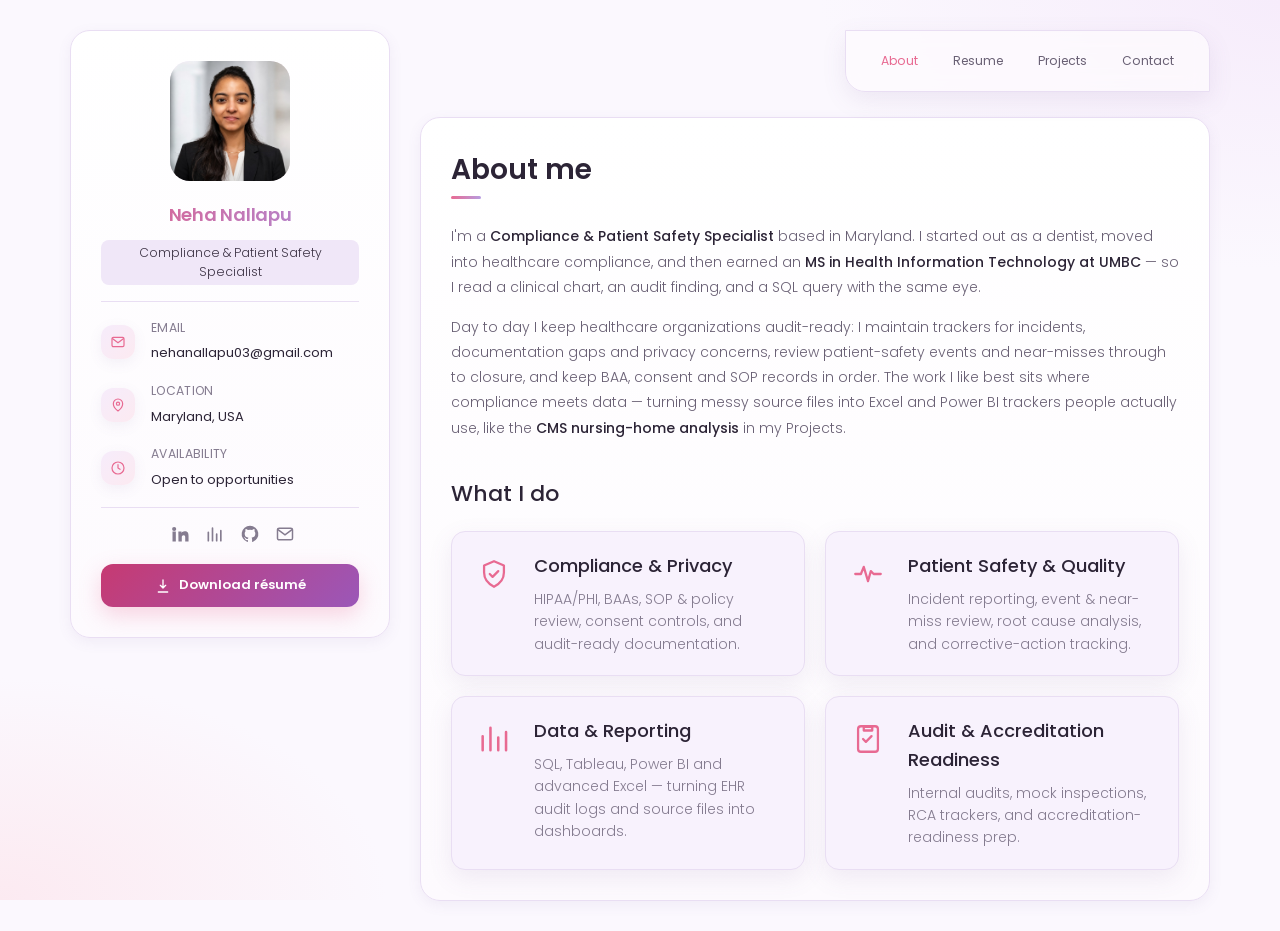
<file: index.html>
<!doctype html>
<html lang="en">
<head>
  <meta charset="utf-8">
  <meta name="viewport" content="width=device-width, initial-scale=1">
  <title>Neha Nallapu — Compliance &amp; Patient Safety Specialist</title>
  <meta name="description" content="Neha Nallapu — Compliance &amp; Patient Safety Specialist and health-informatics analyst in Maryland. HIPAA, patient-safety event review, and data-driven compliance reporting.">
  <link rel="icon" href="favicon.svg" type="image/svg+xml">

  <link rel="preconnect" href="https://fonts.googleapis.com">
  <link rel="preconnect" href="https://fonts.gstatic.com" crossorigin>
  <link href="https://fonts.googleapis.com/css2?family=Poppins:wght@300;400;500;600&display=swap" rel="stylesheet">

  <link rel="stylesheet" href="assets/css/styles.css">
</head>
<body>
  <a class="skip" href="#main">Skip to content</a>

  <div class="page">

    <!-- ============ SIDEBAR ============ -->
    <aside class="sidebar" data-sidebar>
      <div class="sidebar__info">
        <figure class="avatar-box">
          <img src="assets/img/neha.png" alt="Neha Nallapu" width="120" height="120">
        </figure>

        <div class="name-block">
          <h1 class="name">Neha Nallapu</h1>
          <p class="title-chip">Compliance &amp; Patient Safety Specialist</p>
        </div>

        <button class="info-toggle" data-sidebar-btn aria-expanded="false" aria-label="Show contact details">
          <svg viewBox="0 0 24 24" fill="none" aria-hidden="true"><path d="M6 9l6 6 6-6" stroke="currentColor" stroke-width="2" stroke-linecap="round" stroke-linejoin="round"/></svg>
        </button>
      </div>

      <div class="sidebar__more">
        <div class="divider"></div>

        <ul class="contacts">
          <li class="contact-item">
            <div class="icon-box">
              <svg viewBox="0 0 24 24" fill="none" aria-hidden="true"><rect x="3" y="5" width="18" height="14" rx="2" stroke="currentColor" stroke-width="1.8"/><path d="M4 7l8 6 8-6" stroke="currentColor" stroke-width="1.8" stroke-linecap="round"/></svg>
            </div>
            <div class="contact-info">
              <p class="contact-title">Email</p>
              <a href="mailto:nehanallapu03@gmail.com">nehanallapu03@gmail.com</a>
            </div>
          </li>

          <li class="contact-item">
            <div class="icon-box">
              <svg viewBox="0 0 24 24" fill="none" aria-hidden="true"><path d="M12 21s7-5.5 7-11a7 7 0 10-14 0c0 5.5 7 11 7 11z" stroke="currentColor" stroke-width="1.8" stroke-linejoin="round"/><circle cx="12" cy="10" r="2.4" stroke="currentColor" stroke-width="1.8"/></svg>
            </div>
            <div class="contact-info">
              <p class="contact-title">Location</p>
              <span class="value">Maryland, USA</span>
            </div>
          </li>

          <li class="contact-item">
            <div class="icon-box">
              <svg viewBox="0 0 24 24" fill="none" aria-hidden="true"><circle cx="12" cy="12" r="9" stroke="currentColor" stroke-width="1.8"/><path d="M12 7v5l3 2" stroke="currentColor" stroke-width="1.8" stroke-linecap="round" stroke-linejoin="round"/></svg>
            </div>
            <div class="contact-info">
              <p class="contact-title">Availability</p>
              <span class="value">Open to opportunities</span>
            </div>
          </li>
        </ul>

        <div class="divider"></div>

        <ul class="socials">
          <!-- TODO: replace href="#" with your real profile URLs -->
          <li><a href="https://www.linkedin.com/in/neha-nallapu-5a30b1145/" target="_blank" rel="noopener" aria-label="LinkedIn" title="LinkedIn">
            <svg viewBox="0 0 24 24" fill="currentColor" aria-hidden="true"><path d="M4.98 3.5A2.5 2.5 0 002.5 6a2.5 2.5 0 002.48 2.5A2.5 2.5 0 007.5 6 2.5 2.5 0 004.98 3.5zM3 9h4v12H3zM10 9h3.8v1.7h.05c.53-.95 1.8-1.95 3.7-1.95 3.96 0 4.7 2.4 4.7 5.5V21h-4v-4.9c0-1.17-.02-2.68-1.9-2.68-1.9 0-2.2 1.28-2.2 2.6V21h-4z"/></svg>
          </a></li>
          <li><a href="https://public.tableau.com/app/profile/neha.nallapu/" target="_blank" rel="noopener" aria-label="Tableau Public" title="Tableau Public">
            <svg viewBox="0 0 24 24" fill="none" aria-hidden="true"><path d="M4 20V10M9 20V5M14 20v-8M19 20V8" stroke="currentColor" stroke-width="2" stroke-linecap="round"/></svg>
          </a></li>
          <li><a href="https://github.com/nehanallapu" target="_blank" rel="noopener" aria-label="GitHub" title="GitHub">
            <svg viewBox="0 0 24 24" fill="currentColor" aria-hidden="true"><path d="M12 2a10 10 0 00-3.16 19.49c.5.09.68-.22.68-.48v-1.7c-2.78.6-3.37-1.34-3.37-1.34-.45-1.16-1.11-1.47-1.11-1.47-.9-.62.07-.6.07-.6 1 .07 1.53 1.03 1.53 1.03.89 1.52 2.34 1.08 2.91.83.09-.65.35-1.09.63-1.34-2.22-.25-4.55-1.11-4.55-4.94 0-1.09.39-1.98 1.03-2.68-.1-.25-.45-1.27.1-2.65 0 0 .84-.27 2.75 1.02a9.5 9.5 0 015 0c1.91-1.29 2.75-1.02 2.75-1.02.55 1.38.2 2.4.1 2.65.64.7 1.03 1.59 1.03 2.68 0 3.84-2.34 4.68-4.57 4.93.36.31.68.92.68 1.85v2.74c0 .27.18.58.69.48A10 10 0 0012 2z"/></svg>
          </a></li>
          <li><a href="mailto:nehanallapu03@gmail.com" aria-label="Email">
            <svg viewBox="0 0 24 24" fill="none" aria-hidden="true"><rect x="3" y="5" width="18" height="14" rx="2" stroke="currentColor" stroke-width="1.8"/><path d="M4 7l8 6 8-6" stroke="currentColor" stroke-width="1.8" stroke-linecap="round"/></svg>
          </a></li>
        </ul>

        <a class="dl-resume" href="assets/docs/Neha-Nallapu-Resume.pdf" download>
          <svg viewBox="0 0 24 24" fill="none" aria-hidden="true"><path d="M12 3v12m0 0l-4-4m4 4l4-4M5 21h14" stroke="currentColor" stroke-width="2" stroke-linecap="round" stroke-linejoin="round"/></svg>
          Download résumé
        </a>
      </div>
    </aside>

    <!-- ============ MAIN ============ -->
    <div class="main" id="main">

      <!-- navbar -->
      <nav class="navbar" aria-label="Primary">
        <ul class="navbar__list" role="tablist">
          <li><button class="navlink active" data-nav="about"    role="tab" aria-selected="true">About</button></li>
          <li><button class="navlink"        data-nav="resume"   role="tab" aria-selected="false">Resume</button></li>
          <li><button class="navlink"        data-nav="projects" role="tab" aria-selected="false">Projects</button></li>
          <li><button class="navlink"        data-nav="contact"  role="tab" aria-selected="false">Contact</button></li>
        </ul>
      </nav>

      <!-- ===== ABOUT ===== -->
      <article class="article card active" data-page="about" role="tabpanel" aria-label="About">
        <h2 class="section-title">About me</h2>

        <div class="about-text">
          <p>
            I'm a <strong>Compliance &amp; Patient Safety Specialist</strong> based in Maryland.
            I started out as a dentist, moved into healthcare compliance, and then earned an
            <strong>MS in Health Information Technology at UMBC</strong> — so I read a clinical
            chart, an audit finding, and a SQL query with the same eye.
          </p>
          <p>
            Day to day I keep healthcare organizations audit-ready: I maintain trackers for
            incidents, documentation gaps and privacy concerns, review patient-safety events and
            near-misses through to closure, and keep BAA, consent and SOP records in order. The
            work I like best sits where compliance meets data — turning messy source files into
            Excel and Power BI trackers people actually use, like the
            <strong>CMS nursing-home analysis</strong> in my Projects.
          </p>
        </div>

        <section class="services">
          <h3 class="section-sub">What I do</h3>
          <ul class="services__grid">

            <li class="service-card">
              <div class="service-icon" aria-hidden="true">
                <svg viewBox="0 0 24 24" fill="none"><path d="M12 3l7 3v5c0 4.5-3 8-7 10-4-2-7-5.5-7-10V6l7-3z" stroke="currentColor" stroke-width="1.6" stroke-linejoin="round"/><path d="M9 12l2 2 4-4" stroke="currentColor" stroke-width="1.6" stroke-linecap="round" stroke-linejoin="round"/></svg>
              </div>
              <div>
                <h4 class="service-title">Compliance &amp; Privacy</h4>
                <p class="service-text">HIPAA/PHI, BAAs, SOP &amp; policy review, consent controls, and audit-ready documentation.</p>
              </div>
            </li>

            <li class="service-card">
              <div class="service-icon" aria-hidden="true">
                <svg viewBox="0 0 24 24" fill="none"><path d="M3 12h4l2-5 3 10 2-7 2 2h5" stroke="currentColor" stroke-width="1.6" stroke-linecap="round" stroke-linejoin="round"/></svg>
              </div>
              <div>
                <h4 class="service-title">Patient Safety &amp; Quality</h4>
                <p class="service-text">Incident reporting, event &amp; near-miss review, root cause analysis, and corrective-action tracking.</p>
              </div>
            </li>

            <li class="service-card">
              <div class="service-icon" aria-hidden="true">
                <svg viewBox="0 0 24 24" fill="none"><path d="M4 20V10M9.5 20V4M15 20v-9M20.5 20V7" stroke="currentColor" stroke-width="1.8" stroke-linecap="round"/></svg>
              </div>
              <div>
                <h4 class="service-title">Data &amp; Reporting</h4>
                <p class="service-text">SQL, Tableau, Power BI and advanced Excel — turning EHR audit logs and source files into dashboards.</p>
              </div>
            </li>

            <li class="service-card">
              <div class="service-icon" aria-hidden="true">
                <svg viewBox="0 0 24 24" fill="none"><rect x="5" y="3" width="14" height="18" rx="2" stroke="currentColor" stroke-width="1.6"/><path d="M9 3.5h6V6H9z" stroke="currentColor" stroke-width="1.6" stroke-linejoin="round"/><path d="M8.5 12l2 2 4-4" stroke="currentColor" stroke-width="1.6" stroke-linecap="round" stroke-linejoin="round"/></svg>
              </div>
              <div>
                <h4 class="service-title">Audit &amp; Accreditation Readiness</h4>
                <p class="service-text">Internal audits, mock inspections, RCA trackers, and accreditation-readiness prep.</p>
              </div>
            </li>

          </ul>
        </section>
      </article>

      <!-- ===== RESUME ===== -->
      <article class="article card" data-page="resume" role="tabpanel" aria-label="Resume">
        <h2 class="section-title">Resume</h2>

        <!-- Experience -->
        <div class="resume-block">
          <div class="resume-head">
            <div class="icon-box" aria-hidden="true">
              <svg viewBox="0 0 24 24" fill="none"><rect x="3" y="7" width="18" height="13" rx="2" stroke="currentColor" stroke-width="1.7"/><path d="M8 7V5a2 2 0 012-2h4a2 2 0 012 2v2" stroke="currentColor" stroke-width="1.7" stroke-linecap="round"/></svg>
            </div>
            <h3>Experience</h3>
          </div>

          <ol class="timeline-list">
            <li class="timeline-item">
              <p class="item-title">Compliance &amp; Patient Safety Specialist <span class="item-org">· Aniva Dental, Laurel MD</span></p>
              <p class="item-period">Dec 2024 — Present</p>
              <ul class="item-points">
                <li>Maintain trackers for incidents, documentation issues and privacy concerns; review patient-safety events, complaints and near-misses through to closure.</li>
                <li>Keep BAA, consent and SOP records audit-ready and prepare documentation for reviews.</li>
                <li>Build Excel and Power BI trackers for incident volume, documentation gaps and follow-up status.</li>
              </ul>
            </li>
            <li class="timeline-item">
              <p class="item-title">Clinical Data Analyst Intern, Compliance <span class="item-org">· G Technologies</span></p>
              <p class="item-period">May 2024 — Aug 2025</p>
              <ul class="item-points">
                <li>Validated source data for quality and compliance reporting.</li>
                <li>Checked measure definitions against dashboard logic and reconciled discrepancies between source files and dashboards.</li>
              </ul>
            </li>
            <li class="timeline-item">
              <p class="item-title">Compliance Coordinator <span class="item-org">· Golden Dental Care Clinics</span></p>
              <p class="item-period">Feb 2022 — Dec 2022</p>
              <ul class="item-points">
                <li>Ran internal audits across clinical and operational units; led mock inspections and accreditation-readiness reviews.</li>
                <li>Consolidated incident logs and workflow deviations into root-cause-analysis trackers.</li>
              </ul>
            </li>
            <li class="timeline-item">
              <p class="item-title">Dental Surgeon <span class="item-org">· Mamata Dental Hospital</span></p>
              <p class="item-period">Jan 2020 — Dec 2021</p>
              <ul class="item-points">
                <li>Delivered chairside care with rigorous clinical documentation and consent records.</li>
                <li>Followed infection-prevention protocols across daily practice.</li>
              </ul>
            </li>
          </ol>
        </div>

        <!-- Education -->
        <div class="resume-block">
          <div class="resume-head">
            <div class="icon-box" aria-hidden="true">
              <svg viewBox="0 0 24 24" fill="none"><path d="M12 4L2 9l10 5 8-4v6" stroke="currentColor" stroke-width="1.7" stroke-linecap="round" stroke-linejoin="round"/><path d="M6 12v4c0 1.1 2.7 2.5 6 2.5s6-1.4 6-2.5v-4" stroke="currentColor" stroke-width="1.7" stroke-linecap="round"/></svg>
            </div>
            <h3>Education</h3>
          </div>

          <ol class="timeline-list">
            <li class="timeline-item">
              <p class="item-title">MS, Health Information Technology <span class="item-org">· University of Maryland, Baltimore County (UMBC)</span></p>
              <p class="item-period">Jan 2023 — May 2024 · GPA 4.0</p>
            </li>
            <li class="timeline-item">
              <p class="item-title">Bachelor of Dental Surgery <span class="item-org">· Mamata Dental School, India</span></p>
              <p class="item-period">Oct 2016 — Oct 2020 · GPA 3.8</p>
            </li>
          </ol>
        </div>

        <!-- Skills -->
        <div class="resume-block">
          <div class="resume-head">
            <div class="icon-box" aria-hidden="true">
              <svg viewBox="0 0 24 24" fill="none"><path d="M4 20V10M9.5 20V4M15 20v-9M20.5 20V7" stroke="currentColor" stroke-width="1.8" stroke-linecap="round"/></svg>
            </div>
            <h3>Skills</h3>
          </div>

          <div class="skills-groups">
            <div class="skill-group">
              <h4>Compliance &amp; Privacy</h4>
              <div class="skill-tags">
                <span class="tag">HIPAA / PHI</span>
                <span class="tag">BAAs</span>
                <span class="tag">Policy &amp; SOP review</span>
                <span class="tag">Consent controls</span>
                <span class="tag">Audit prep</span>
              </div>
            </div>
            <div class="skill-group">
              <h4>Patient Safety &amp; Quality</h4>
              <div class="skill-tags">
                <span class="tag">Incident reporting</span>
                <span class="tag">Event review</span>
                <span class="tag">Root cause analysis</span>
                <span class="tag">Corrective action tracking</span>
                <span class="tag">Grievance trends</span>
                <span class="tag">Audit readiness</span>
              </div>
            </div>
            <div class="skill-group">
              <h4>Data &amp; Reporting</h4>
              <div class="skill-tags">
                <span class="tag">SQL</span>
                <span class="tag">Tableau</span>
                <span class="tag">Power BI</span>
                <span class="tag">Advanced Excel</span>
                <span class="tag">EHR audit logs</span>
                <span class="tag">Reporting Workbench / Clarity</span>
                <span class="tag">Eaglesoft</span>
                <span class="tag">Survey design &amp; analysis</span>
              </div>
            </div>
          </div>
        </div>
      </article>

      <!-- ===== PROJECTS ===== -->
      <article class="article card" data-page="projects" role="tabpanel" aria-label="Projects">
        <h2 class="section-title">Projects</h2>

        <div class="project-grid">
          <a class="project-card" href="nursing-home-compliance.html" aria-label="Read the Nursing Home Compliance case study">
            <div class="project-thumb">
              <span class="project-badge">Tableau · Live dashboard</span>
              <svg viewBox="0 0 460 210" fill="none" aria-hidden="true">
                <!-- axis -->
                <path d="M40 175 H430 M40 175 V25" stroke="#E3D8EF" stroke-width="1.5"/>
                <!-- bars: rose → lavender ramp -->
                <g>
                  <rect x="60"  y="70"  width="30" height="105" rx="3" fill="#E86A92"/>
                  <rect x="105" y="95"  width="30" height="80"  rx="3" fill="#E072A0"/>
                  <rect x="150" y="110" width="30" height="65"  rx="3" fill="#D77BAF"/>
                  <rect x="195" y="130" width="30" height="45"  rx="3" fill="#CE84BE"/>
                  <rect x="240" y="120" width="30" height="55"  rx="3" fill="#C58BC9"/>
                  <rect x="285" y="145" width="30" height="30"  rx="3" fill="#BE92D4"/>
                  <rect x="330" y="150" width="30" height="25"  rx="3" fill="#B99ADC"/>
                  <rect x="375" y="158" width="30" height="17"  rx="3" fill="#B79CE0"/>
                </g>
                <!-- trend line -->
                <path d="M75 60 L120 82 L165 96 L210 120 L255 108 L300 132 L345 140 L390 150" stroke="#C0396E" stroke-width="2" stroke-linecap="round" stroke-linejoin="round" opacity="0.9"/>
                <g fill="#C0396E">
                  <circle cx="75" cy="60" r="3"/><circle cx="210" cy="120" r="3"/><circle cx="390" cy="150" r="3"/>
                </g>
              </svg>
            </div>
            <div class="project-body">
              <p class="project-cat">Health informatics · Public data</p>
              <h3 class="project-title">Nursing Home Compliance &amp; Patient Safety</h3>
              <p class="project-desc">
                A two-page Tableau dashboard analysing CMS nursing-home deficiency data —
                418,479 citations loaded into PostgreSQL, modeled on the A–L scope-and-severity
                grid, and explored through cross-filtering, a click-to-filter US map, and
                responsive top-N ranking.
              </p>

              <div class="project-stats">
                <div class="pill"><b>418,479</b><span>citations analysed</span></div>
                <div class="pill"><b>29 days</b><span>median to correction</span></div>
                <div class="pill"><b>1,712</b><span>with no CAP on file</span></div>
              </div>

              <div class="project-links">
                <span class="textlink">Read the case study
                  <svg viewBox="0 0 20 20" fill="none" aria-hidden="true"><path d="M4 10h11M11 5l5 5-5 5" stroke="currentColor" stroke-width="2" stroke-linecap="round" stroke-linejoin="round"/></svg>
                </span>
              </div>
            </div>
          </a>
        </div>
      </article>

      <!-- ===== CONTACT ===== -->
      <article class="article card" data-page="contact" role="tabpanel" aria-label="Contact">
        <h2 class="section-title">Contact</h2>

        <div class="contact-grid">
          <div>
            <p class="contact-lead">
              Have a compliance, patient-safety or health-data role you think I'd fit — or just
              want to talk shop about audit-ready data? I'd love to hear from you.
            </p>
            <ul class="contact-directs">
              <li class="contact-item">
                <div class="icon-box">
                  <svg viewBox="0 0 24 24" fill="none" aria-hidden="true"><rect x="3" y="5" width="18" height="14" rx="2" stroke="currentColor" stroke-width="1.8"/><path d="M4 7l8 6 8-6" stroke="currentColor" stroke-width="1.8" stroke-linecap="round"/></svg>
                </div>
                <div class="contact-info">
                  <p class="contact-title">Email</p>
                  <a href="mailto:nehanallapu03@gmail.com">nehanallapu03@gmail.com</a>
                </div>
              </li>
              <li class="contact-item">
                <div class="icon-box">
                  <svg viewBox="0 0 24 24" fill="none" aria-hidden="true"><path d="M12 21s7-5.5 7-11a7 7 0 10-14 0c0 5.5 7 11 7 11z" stroke="currentColor" stroke-width="1.8" stroke-linejoin="round"/><circle cx="12" cy="10" r="2.4" stroke="currentColor" stroke-width="1.8"/></svg>
                </div>
                <div class="contact-info">
                  <p class="contact-title">Location</p>
                  <span class="value">Maryland, USA</span>
                </div>
              </li>
            </ul>
          </div>

          <form id="contact-form" action="#" method="post" novalidate>
            <div class="form-field">
              <label for="cf-name">Name</label>
              <input class="form-input" id="cf-name" name="name" type="text" placeholder="Your name" required>
            </div>
            <div class="form-field">
              <label for="cf-email">Email</label>
              <input class="form-input" id="cf-email" name="email" type="email" placeholder="you@example.com" required>
            </div>
            <div class="form-field">
              <label for="cf-message">Message</label>
              <textarea class="form-input" id="cf-message" name="message" placeholder="A few lines about the role or question…" required></textarea>
            </div>
            <button class="form-btn" type="submit">
              <svg viewBox="0 0 24 24" fill="none" aria-hidden="true"><path d="M4 12l16-8-6 16-3-6-7-2z" stroke="currentColor" stroke-width="1.8" stroke-linejoin="round"/></svg>
              Send message
            </button>
            <p class="form-note">Opens in your email app. Prefer a direct line? Email <a href="mailto:nehanallapu03@gmail.com" style="color:var(--gold-text)">nehanallapu03@gmail.com</a>.</p>
          </form>
        </div>
      </article>

    </div>
  </div>

  <script src="assets/js/main.js" defer></script>
</body>
</html>
</file>
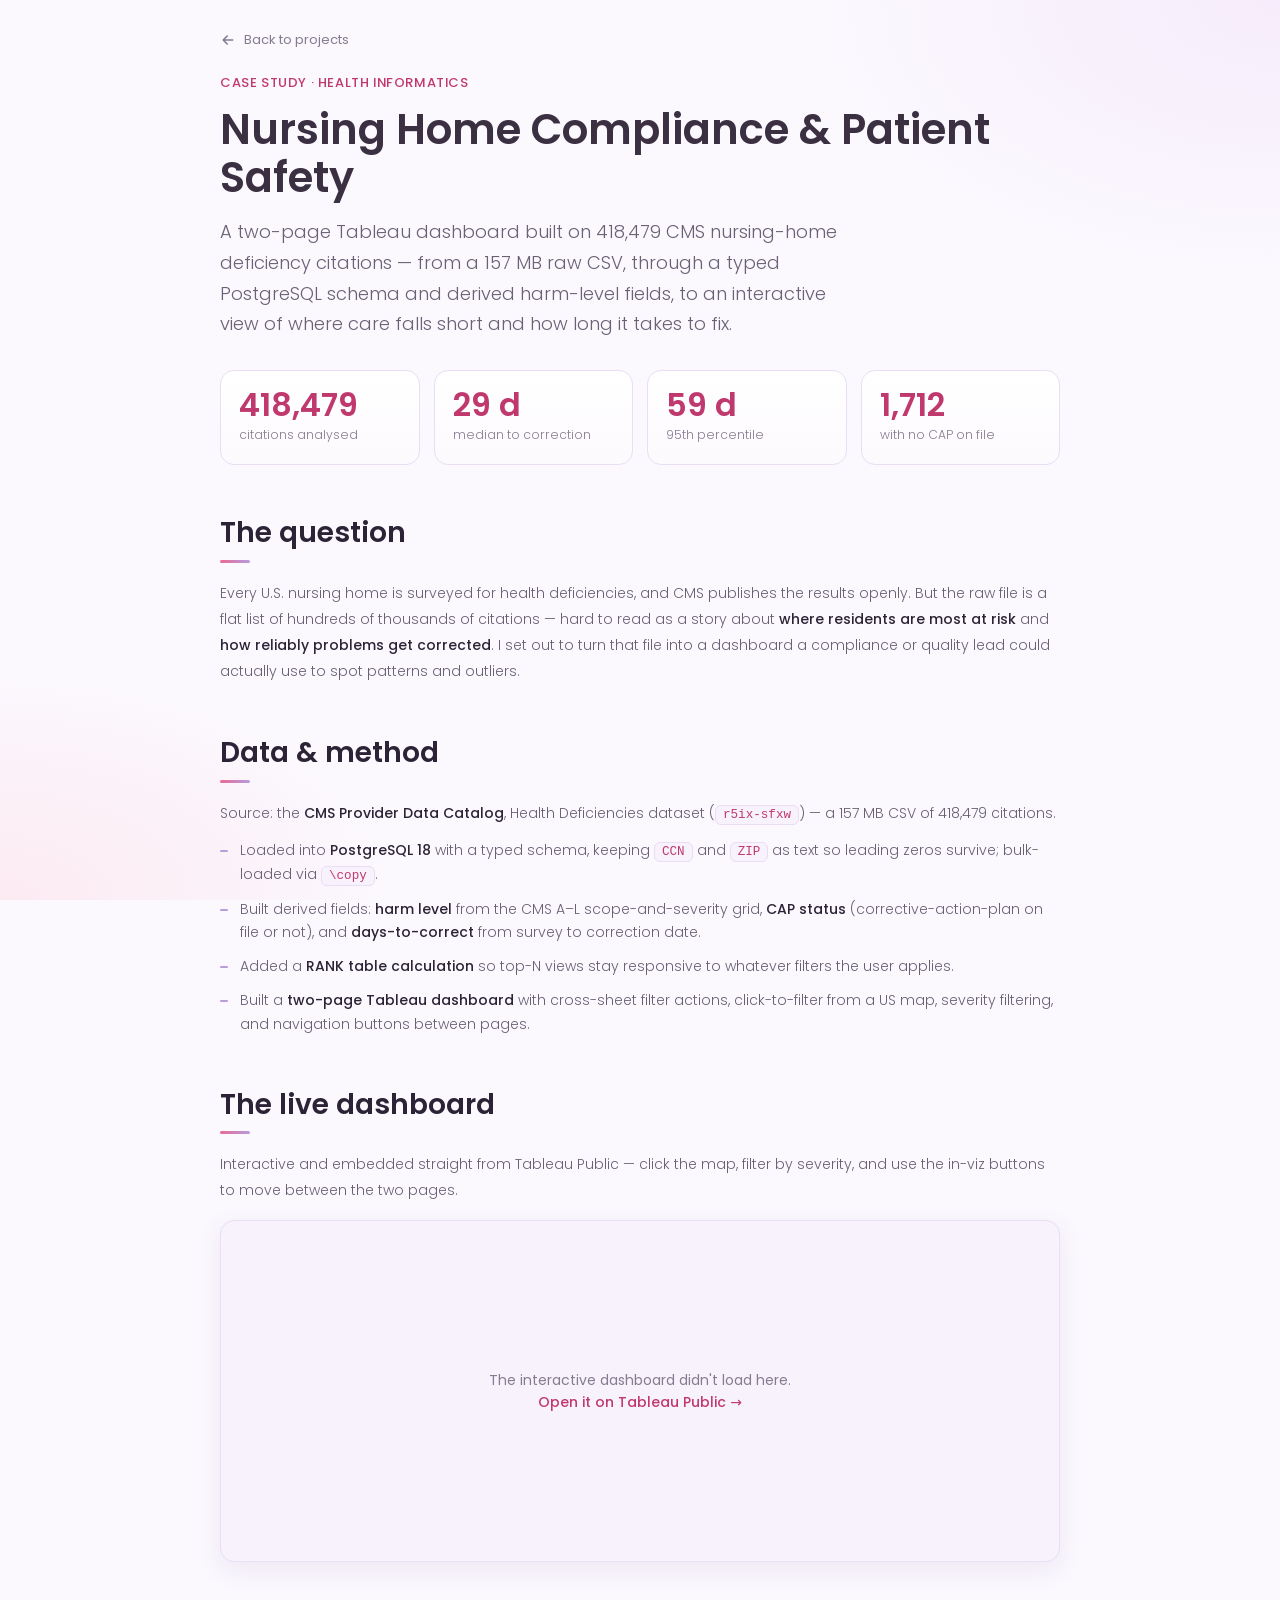
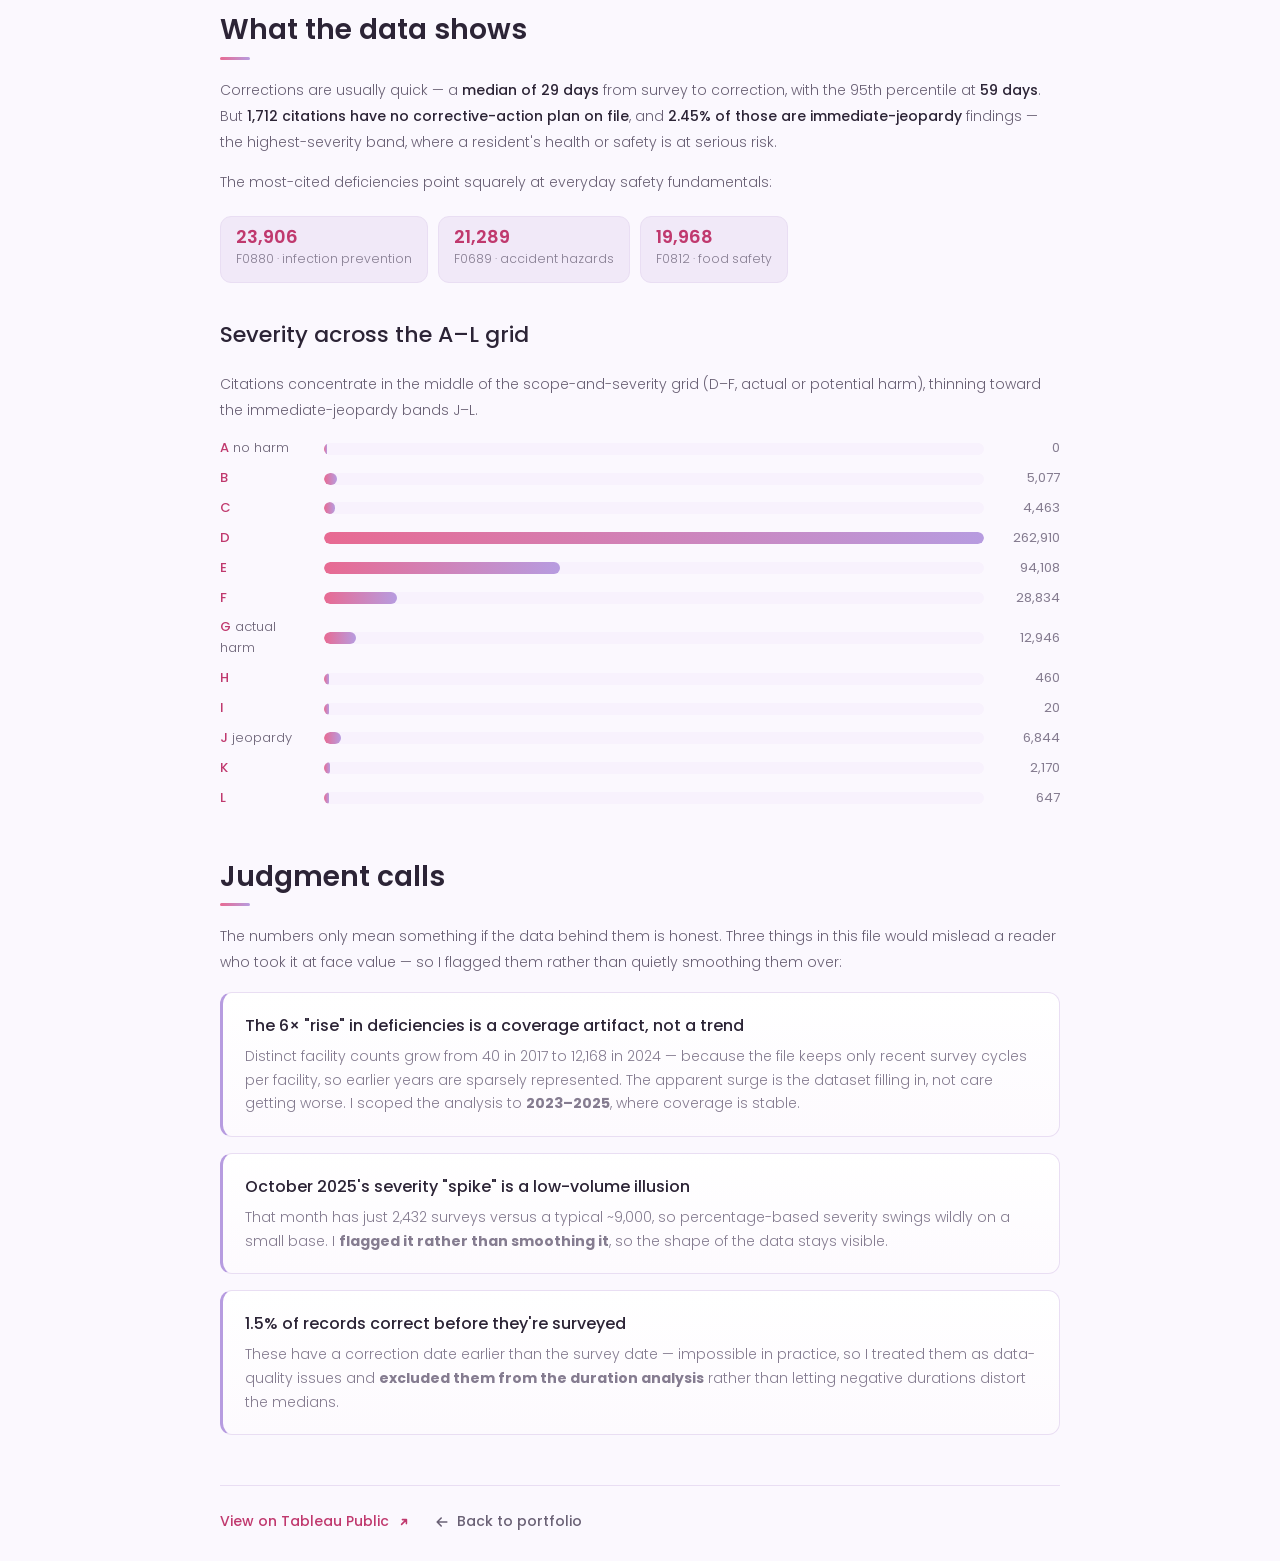
<file: nursing-home-compliance.html>
<!doctype html>
<html lang="en">
<head>
  <meta charset="utf-8">
  <meta name="viewport" content="width=device-width, initial-scale=1">
  <title>Nursing Home Compliance &amp; Patient Safety — Neha Nallapu</title>
  <meta name="description" content="Case study: analysing 418,479 CMS nursing-home deficiency citations in PostgreSQL and Tableau — harm-level modeling, days-to-correct, and the data-quality judgment calls behind the numbers.">
  <link rel="icon" href="favicon.svg" type="image/svg+xml">

  <link rel="preconnect" href="https://fonts.googleapis.com">
  <link rel="preconnect" href="https://fonts.gstatic.com" crossorigin>
  <link href="https://fonts.googleapis.com/css2?family=Poppins:wght@300;400;500;600&display=swap" rel="stylesheet">

  <link rel="stylesheet" href="assets/css/styles.css">

  <!-- Tableau Embedding API v3 -->
  <script type="module" src="https://public.tableau.com/javascripts/api/tableau.embedding.3.latest.min.js"></script>
</head>
<body>
  <a class="skip" href="#doc-main">Skip to content</a>

  <main class="doc" id="doc-main">
    <a class="doc-back" href="index.html#projects">
      <svg viewBox="0 0 20 20" fill="none" aria-hidden="true"><path d="M16 10H5M9 5l-5 5 5 5" stroke="currentColor" stroke-width="2" stroke-linecap="round" stroke-linejoin="round"/></svg>
      Back to projects
    </a>

    <header class="doc-hero">
      <p class="doc-kicker">Case study · Health informatics</p>
      <h1 class="doc-title">Nursing Home Compliance &amp; Patient Safety</h1>
      <p class="doc-standfirst">
        A two-page Tableau dashboard built on 418,479 CMS nursing-home deficiency citations —
        from a 157&nbsp;MB raw CSV, through a typed PostgreSQL schema and derived harm-level
        fields, to an interactive view of where care falls short and how long it takes to fix.
      </p>

      <div class="doc-statrow">
        <div class="doc-stat"><b data-count="418479">0</b><span>citations analysed</span></div>
        <div class="doc-stat"><b data-count="29" data-suffix=" d">0</b><span>median to correction</span></div>
        <div class="doc-stat"><b data-count="59" data-suffix=" d">0</b><span>95th percentile</span></div>
        <div class="doc-stat"><b data-count="1712">0</b><span>with no CAP on file</span></div>
      </div>
    </header>

    <!-- Problem -->
    <section class="doc-section">
      <h2>The question</h2>
      <div class="doc-body">
        <p>
          Every U.S. nursing home is surveyed for health deficiencies, and CMS publishes the
          results openly. But the raw file is a flat list of hundreds of thousands of citations —
          hard to read as a story about <strong>where residents are most at risk</strong> and
          <strong>how reliably problems get corrected</strong>. I set out to turn that file into a
          dashboard a compliance or quality lead could actually use to spot patterns and outliers.
        </p>
      </div>
    </section>

    <!-- Data & method -->
    <section class="doc-section">
      <h2>Data &amp; method</h2>
      <div class="doc-body">
        <p>
          Source: the <strong>CMS Provider Data Catalog</strong>, Health Deficiencies dataset
          (<code>r5ix-sfxw</code>) — a 157&nbsp;MB CSV of 418,479 citations.
        </p>
        <ul class="doc-list">
          <li>Loaded into <strong>PostgreSQL 18</strong> with a typed schema, keeping <code>CCN</code> and <code>ZIP</code> as text so leading zeros survive; bulk-loaded via <code>\copy</code>.</li>
          <li>Built derived fields: <strong>harm level</strong> from the CMS A–L scope-and-severity grid, <strong>CAP status</strong> (corrective-action-plan on file or not), and <strong>days-to-correct</strong> from survey to correction date.</li>
          <li>Added a <strong>RANK table calculation</strong> so top-N views stay responsive to whatever filters the user applies.</li>
          <li>Built a <strong>two-page Tableau dashboard</strong> with cross-sheet filter actions, click-to-filter from a US map, severity filtering, and navigation buttons between pages.</li>
        </ul>
      </div>
    </section>

    <!-- Live dashboard -->
    <section class="doc-section">
      <h2>The live dashboard</h2>
      <div class="doc-body" style="margin-bottom:16px">
        <p>Interactive and embedded straight from Tableau Public — click the map, filter by severity, and use the in-viz buttons to move between the two pages.</p>
      </div>
      <div class="viz-frame">
        <tableau-viz
          id="tableauViz"
          src="https://public.tableau.com/views/Patient_Safety_Compliance/ComplianceOverview"
          width="100%"
          height="700"
          toolbar="bottom"
          hide-tabs>
          <div class="viz-fallback">
            <p>The interactive dashboard didn't load here.<br>
            <a href="https://public.tableau.com/app/profile/neha.nallapu/viz/Patient_Safety_Compliance/ComplianceOverview" target="_blank" rel="noopener">Open it on Tableau Public →</a></p>
          </div>
        </tableau-viz>
      </div>
    </section>

    <!-- What the data shows -->
    <section class="doc-section">
      <h2>What the data shows</h2>
      <div class="doc-body">
        <p>
          Corrections are usually quick — a <strong>median of 29 days</strong> from survey to
          correction, with the 95th percentile at <strong>59 days</strong>. But
          <strong>1,712 citations have no corrective-action plan on file</strong>, and
          <strong>2.45% of those are immediate-jeopardy</strong> findings — the highest-severity
          band, where a resident's health or safety is at serious risk.
        </p>
        <p>The most-cited deficiencies point squarely at everyday safety fundamentals:</p>
        <div class="project-stats">
          <div class="pill"><b>23,906</b><span>F0880 · infection prevention</span></div>
          <div class="pill"><b>21,289</b><span>F0689 · accident hazards</span></div>
          <div class="pill"><b>19,968</b><span>F0812 · food safety</span></div>
        </div>
      </div>

      <h3 class="section-sub" style="margin-top:34px">Severity across the A–L grid</h3>
      <div class="doc-body" style="margin-bottom:14px">
        <p>Citations concentrate in the middle of the scope-and-severity grid (D–F, actual or potential harm), thinning toward the immediate-jeopardy bands J–L.</p>
      </div>
      <div class="sev-strip">
        <div class="sev-row"><span class="sev-label"><b>A</b> no harm</span><span class="sev-track"><span class="sev-fill" style="width:0%"></span></span><span class="sev-val">0</span></div>
        <div class="sev-row"><span class="sev-label"><b>B</b></span><span class="sev-track"><span class="sev-fill" style="width:2%"></span></span><span class="sev-val">5,077</span></div>
        <div class="sev-row"><span class="sev-label"><b>C</b></span><span class="sev-track"><span class="sev-fill" style="width:1.7%"></span></span><span class="sev-val">4,463</span></div>
        <div class="sev-row"><span class="sev-label"><b>D</b></span><span class="sev-track"><span class="sev-fill" style="width:100%"></span></span><span class="sev-val">262,910</span></div>
        <div class="sev-row"><span class="sev-label"><b>E</b></span><span class="sev-track"><span class="sev-fill" style="width:35.8%"></span></span><span class="sev-val">94,108</span></div>
        <div class="sev-row"><span class="sev-label"><b>F</b></span><span class="sev-track"><span class="sev-fill" style="width:11%"></span></span><span class="sev-val">28,834</span></div>
        <div class="sev-row"><span class="sev-label"><b>G</b> actual harm</span><span class="sev-track"><span class="sev-fill" style="width:4.9%"></span></span><span class="sev-val">12,946</span></div>
        <div class="sev-row"><span class="sev-label"><b>H</b></span><span class="sev-track"><span class="sev-fill" style="width:0.8%"></span></span><span class="sev-val">460</span></div>
        <div class="sev-row"><span class="sev-label"><b>I</b></span><span class="sev-track"><span class="sev-fill" style="width:0.8%"></span></span><span class="sev-val">20</span></div>
        <div class="sev-row"><span class="sev-label"><b>J</b> jeopardy</span><span class="sev-track"><span class="sev-fill" style="width:2.6%"></span></span><span class="sev-val">6,844</span></div>
        <div class="sev-row"><span class="sev-label"><b>K</b></span><span class="sev-track"><span class="sev-fill" style="width:0.9%"></span></span><span class="sev-val">2,170</span></div>
        <div class="sev-row"><span class="sev-label"><b>L</b></span><span class="sev-track"><span class="sev-fill" style="width:0.8%"></span></span><span class="sev-val">647</span></div>
      </div>
    </section>

    <!-- Judgment calls -->
    <section class="doc-section">
      <h2>Judgment calls</h2>
      <div class="doc-body">
        <p>
          The numbers only mean something if the data behind them is honest. Three things in this
          file would mislead a reader who took it at face value — so I flagged them rather than
          quietly smoothing them over:
        </p>
      </div>

      <div class="callout">
        <h4>The 6× "rise" in deficiencies is a coverage artifact, not a trend</h4>
        <p>
          Distinct facility counts grow from 40 in 2017 to 12,168 in 2024 — because the file keeps
          only recent survey cycles per facility, so earlier years are sparsely represented. The
          apparent surge is the dataset filling in, not care getting worse. I scoped the analysis
          to <strong>2023–2025</strong>, where coverage is stable.
        </p>
      </div>
      <div class="callout">
        <h4>October 2025's severity "spike" is a low-volume illusion</h4>
        <p>
          That month has just 2,432 surveys versus a typical ~9,000, so percentage-based severity
          swings wildly on a small base. I <strong>flagged it rather than smoothing it</strong>, so
          the shape of the data stays visible.
        </p>
      </div>
      <div class="callout">
        <h4>1.5% of records correct before they're surveyed</h4>
        <p>
          These have a correction date earlier than the survey date — impossible in practice, so I
          treated them as data-quality issues and <strong>excluded them from the duration
          analysis</strong> rather than letting negative durations distort the medians.
        </p>
      </div>
    </section>

    <footer class="doc-foot">
      <div class="project-links">
        <a class="textlink" href="https://public.tableau.com/app/profile/neha.nallapu/viz/Patient_Safety_Compliance/ComplianceOverview" target="_blank" rel="noopener">
          View on Tableau Public
          <svg viewBox="0 0 20 20" fill="none" aria-hidden="true"><path d="M7 13L13 7M13 7H8M13 7v5" stroke="currentColor" stroke-width="2" stroke-linecap="round" stroke-linejoin="round"/></svg>
        </a>
        <a class="textlink textlink--muted" href="index.html">
          <svg viewBox="0 0 20 20" fill="none" aria-hidden="true"><path d="M16 10H5M9 5l-5 5 5 5" stroke="currentColor" stroke-width="2" stroke-linecap="round" stroke-linejoin="round"/></svg>
          Back to portfolio
        </a>
      </div>
    </footer>
  </main>

  <script src="assets/js/main.js" defer></script>
</body>
</html>
</file>
<file: assets/css/styles.css>
/* =============================================================
   Neha Nallapu — Portfolio
   Theme: vCard (dark charcoal + gold gradient), Poppins
   ============================================================= */

/* ---------- Design tokens ---------- */
:root {
  /* surfaces */
  --smoky-black: #FBF8FE;   /* page canvas (light) */
  --eerie-1: #F1E9F8;       /* inputs, pills */
  --eerie-2: #F8F2FD;       /* chips, tags, sev-track, service cards */
  --jet: #E9DEF3;           /* borders / dividers */
  --onyx: #F0E7F8;          /* title chip / icon base */

  /* accent — rose + lavender */
  --gold-1: #E86A92;        /* rose: fills, icons, active states */
  --gold-2: #B79CE0;        /* lavender: secondary accent */
  --gold-text: #C0396E;     /* accent-as-TEXT, AA on white (~4.8:1) */
  --grad-gold: linear-gradient(to right, var(--gold-1), var(--gold-2));      /* pink→lilac */
  --grad-gold-br: linear-gradient(135deg, var(--gold-1) 0%, var(--gold-2) 100%);
  --grad-accent-btn: linear-gradient(135deg, #C63A72 0%, #9B57B8 100%);      /* buttons: white text stays AA */
  --grad-onyx: linear-gradient(135deg, #F6ECFB 0%, #FCEAF1 100%);            /* pale icon/avatar tiles */
  --grad-border: linear-gradient(to bottom right, #EADFF4 0%, rgba(234,223,244,0) 60%);
  --grad-jet: linear-gradient(180deg, #FFFFFF 0%, #FDFAFE 100%);             /* ≈ white cards */

  /* text — dark on light */
  --white-1: #3A3042;       /* body base ink */
  --white-2: #2C2436;       /* headings / strong */
  --light-gray: #6A6175;    /* body copy */
  --light-gray-70: #857C90; /* labels / muted */

  /* type */
  --font: "Poppins", system-ui, -apple-system, sans-serif;
  --fs-1: clamp(1.75rem, 1.3rem + 1.9vw, 2.6rem);  /* name */
  --fs-2: clamp(1.4rem, 1.15rem + 1vw, 1.75rem);   /* section h2 */
  --fs-3: 1.375rem;
  --fs-4: 1.125rem;
  --fs-5: 1rem;
  --fs-6: .875rem;
  --fs-7: .815rem;
  --fs-8: .765rem;

  /* fx */
  --shadow-1: 0 4px 14px rgba(120,90,150,.08);
  --shadow-2: 0 8px 24px rgba(120,90,150,.10);
  --shadow-3: 0 18px 48px rgba(120,90,150,.14);
  --shadow-gold: 0 8px 22px rgba(232,106,146,.28);
  --r-14: 14px;
  --r-20: 20px;
  --ease: cubic-bezier(.53,.01,.36,1.63);
  --trans: .25s ease;
}

/* ---------- Reset ---------- */
*, *::before, *::after { box-sizing: border-box; }
* { margin: 0; }
html { -webkit-text-size-adjust: 100%; scroll-behavior: smooth; }
body {
  font-family: var(--font);
  background:
    radial-gradient(60% 50% at 100% 0%, #F6ECFB 0%, transparent 60%),
    radial-gradient(55% 45% at 0% 100%, #FCEAF1 0%, transparent 55%),
    var(--smoky-black);
  background-attachment: fixed;
  color: var(--white-1);
  font-size: var(--fs-5);
  line-height: 1.6;
  -webkit-font-smoothing: antialiased;
}
img, svg, ion-icon, span[data-count] { display: block; }
img { max-width: 100%; height: auto; }
a { color: inherit; text-decoration: none; }
button { font: inherit; color: inherit; background: none; border: 0; cursor: pointer; }
ul, ol { list-style: none; padding: 0; }
:focus-visible { outline: 2px solid var(--gold-1); outline-offset: 3px; border-radius: 6px; }

@media (prefers-reduced-motion: reduce) {
  html { scroll-behavior: auto; }
  *, *::before, *::after {
    animation-duration: .001ms !important;
    transition-duration: .001ms !important;
  }
}

.sr-only {
  position: absolute; width: 1px; height: 1px;
  padding: 0; margin: -1px; overflow: hidden;
  clip: rect(0,0,0,0); white-space: nowrap; border: 0;
}
.skip {
  position: fixed; left: 1rem; top: -100px; z-index: 200;
  background: var(--gold-text); color: #fff; font-weight: 600;
  padding: .6rem 1rem; border-radius: 10px; transition: top .2s ease;
}
.skip:focus { top: 1rem; }

/* ---------- App shell ---------- */
.page {
  margin-inline: auto;
  padding: 15px;
  max-width: 1200px;
}
@media (min-width: 580px) {
  .page { padding: 30px; }
}

/* ---------- Sidebar ---------- */
.sidebar {
  position: relative;
  background: var(--grad-jet);
  border: 1px solid var(--jet);
  border-radius: var(--r-20);
  padding: 15px;
  box-shadow: var(--shadow-1);
  margin-bottom: 15px;
  max-height: 112px;
  overflow: hidden;
  transition: max-height .5s ease;
  z-index: 1;
}
.sidebar.active { max-height: 405px; }

.sidebar__info {
  display: flex;
  align-items: center;
  gap: 15px;
  position: relative;
}
.avatar-box {
  background: var(--grad-onyx);
  border-radius: var(--r-20);
  width: 80px; height: 80px;
  flex-shrink: 0;
  overflow: hidden;
}
.avatar-box img { width: 100%; height: 100%; object-fit: cover; object-position: 50% 22%; }

.name-block .name {
  color: var(--white-2);
  font-size: var(--fs-4);
  font-weight: 600;
  letter-spacing: -0.25px;
  margin-bottom: 10px;
  background: linear-gradient(90deg, #E0608B 0%, #A98BDB 100%);
  -webkit-background-clip: text;
  background-clip: text;
  -webkit-text-fill-color: transparent;
}
.title-chip {
  color: var(--white-1);
  background: var(--onyx);
  font-size: var(--fs-8);
  font-weight: 300;
  padding: 3px 12px;
  border-radius: 8px;
  display: inline-block;
}

.info-toggle {
  position: absolute;
  top: -15px; right: -15px;
  border-radius: 0 var(--r-20);
  font-size: 13px;
  color: var(--gold-1);
  background: var(--grad-onyx);
  padding: 10px;
  box-shadow: var(--shadow-2);
  transition: var(--trans);
  display: flex; align-items: center;
}
.info-toggle:hover { background: var(--gold-1); color: #fff; }
.info-toggle svg { width: 18px; height: 18px; }
@media (min-width: 1024px) { .info-toggle { display: none; } }

.sidebar__more { opacity: 0; transition: opacity .3s ease; }
.sidebar.active .sidebar__more { opacity: 1; }

.divider {
  height: 1px;
  background: var(--jet);
  margin: 16px 0;
}

.contacts { display: grid; gap: 16px; }
.contact-item { display: flex; align-items: center; gap: 16px; }
.icon-box {
  background: var(--grad-onyx);
  border-radius: 12px;
  width: 34px; height: 34px;
  display: grid; place-items: center;
  color: var(--gold-1);
  box-shadow: var(--shadow-1);
  flex-shrink: 0;
}
.icon-box svg { width: 16px; height: 16px; }
.contact-info { max-width: calc(100% - 46px); }
.contact-title {
  color: var(--light-gray-70);
  font-size: var(--fs-8);
  text-transform: uppercase;
  margin-bottom: 2px;
  letter-spacing: .3px;
}
.contact-info :is(a, .value) {
  color: var(--white-2);
  font-size: var(--fs-7);
  word-break: break-word;
}
.contact-info a:hover { color: var(--gold-text); }

.socials { display: flex; align-items: center; gap: 15px; padding-left: 5px; }
.socials a {
  color: var(--light-gray-70);
  font-size: 18px;
  transition: var(--trans);
  display: flex;
}
.socials a:hover { color: var(--gold-1); transform: translateY(-2px); }
.socials svg { width: 20px; height: 20px; }

.dl-resume {
  margin-top: 20px;
  display: inline-flex;
  align-items: center; gap: 8px;
  background: var(--grad-accent-btn);
  color: #fff;
  font-weight: 600;
  font-size: var(--fs-7);
  padding: 11px 18px;
  border-radius: 12px;
  box-shadow: var(--shadow-gold);
  transition: var(--trans);
}
.dl-resume:hover { transform: translateY(-2px); filter: brightness(1.05); }
.dl-resume svg { width: 16px; height: 16px; }

/* ---------- Main / navbar ---------- */
.main { position: relative; }

.navbar {
  position: fixed;
  bottom: 0; left: 0;
  width: 100%;
  background: hsla(292,60%,99%,.72);
  backdrop-filter: blur(10px);
  -webkit-backdrop-filter: blur(10px);
  border: 1px solid var(--jet);
  border-radius: 12px 12px 0 0;
  box-shadow: var(--shadow-2);
  z-index: 40;
}
.navbar__list {
  display: flex;
  flex-wrap: wrap;
  justify-content: center;
  align-items: center;
  padding: 0 10px;
}
.navlink {
  color: var(--light-gray);
  font-size: var(--fs-8);
  padding: 20px 7px;
  transition: color var(--trans);
}
@media (min-width: 580px) { .navlink { padding: 20px 15px; } }
.navlink:hover { color: var(--light-gray-70); }
.navlink.active { color: var(--gold-1); }

/* ---------- Article / sections ---------- */
.article { display: none; }
.article.active { display: block; animation: fade .4s var(--ease) forwards; }
@keyframes fade { from { opacity: 0; transform: translateY(8px);} to { opacity: 1; transform: none; } }

.card {
  background: var(--grad-jet);
  border: 1px solid var(--jet);
  border-radius: var(--r-20);
  padding: 15px;
  box-shadow: var(--shadow-1);
}
@media (min-width: 580px) { .card { padding: 30px; } }

.section-title {
  position: relative;
  font-size: var(--fs-2);
  color: var(--white-2);
  font-weight: 600;
  padding-bottom: 7px;
  margin-bottom: 25px;
}
.section-title::after {
  content: "";
  position: absolute;
  bottom: 0; left: 0;
  width: 30px; height: 3px;
  background: var(--grad-gold);
  border-radius: 3px;
}

.section + .section { margin-top: 35px; }
.section-sub {
  color: var(--white-2);
  font-size: var(--fs-3);
  font-weight: 500;
  margin-bottom: 20px;
}

/* ---------- About ---------- */
.about-text {
  color: var(--light-gray);
  font-size: var(--fs-6);
  font-weight: 300;
  line-height: 1.8;
}
.about-text p + p { margin-top: 15px; }
.about-text strong { color: var(--white-2); font-weight: 500; }

.services { margin-top: 35px; }
.services__grid { display: grid; gap: 20px; }
@media (min-width: 768px) { .services__grid { grid-template-columns: 1fr 1fr; } }

.service-card {
  position: relative;
  background: var(--eerie-2);
  border: 1px solid var(--jet);
  border-radius: var(--r-14);
  padding: 20px;
  display: flex;
  gap: 18px;
  box-shadow: var(--shadow-2);
  transition: transform var(--trans), border-color var(--trans);
}
.service-card:hover { transform: translateY(-3px); border-color: hsl(335,60%,72%); }
.service-icon {
  width: 44px; height: 44px;
  flex-shrink: 0;
  color: var(--gold-1);
  display: grid; place-items: center;
}
.service-icon svg { width: 34px; height: 34px; }
.service-title {
  color: var(--white-2);
  font-size: var(--fs-4);
  font-weight: 500;
  margin-bottom: 7px;
}
.service-text {
  color: var(--light-gray-70);
  font-size: var(--fs-6);
  font-weight: 300;
  line-height: 1.6;
}

/* ---------- Layout: desktop two-column ---------- */
@media (min-width: 1024px) {
  .page {
    display: grid;
    grid-template-columns: 300px 1fr;
    gap: 25px;
    align-items: flex-start;
  }
  .sidebar {
    position: sticky;
    top: 30px;
    margin-bottom: 0;
    max-height: max-content;
    padding: 30px;
  }
  .sidebar__info { flex-direction: column; text-align: center; }
  .avatar-box { width: 120px; height: 120px; }
  .name-block { margin-top: 5px; }
  .sidebar__more { opacity: 1; }
  .socials { justify-content: center; }
  .dl-resume { display: flex; justify-content: center; }

  .navbar {
    position: sticky;
    top: 0;
    bottom: auto;
    width: max-content;
    margin-left: auto;
    margin-bottom: 25px;
    border-radius: 0 var(--r-20);
    padding: 0 20px;
  }
  .navbar__list { padding: 0; gap: 5px; }
  .navlink { padding: 20px 15px; }
}
@media (min-width: 1250px) {
  .page { grid-template-columns: 320px 1fr; gap: 30px; }
}

/* content bottom padding so mobile navbar doesn't overlap */
@media (max-width: 1023px) {
  .main { padding-bottom: 70px; }
}

/* ---------- Resume: timeline ---------- */
.resume-block + .resume-block { margin-top: 35px; }
.resume-head {
  display: flex; align-items: center; gap: 16px;
  margin-bottom: 25px;
}
.resume-head .icon-box { width: 44px; height: 44px; border-radius: 12px; }
.resume-head .icon-box svg { width: 20px; height: 20px; }
.resume-head h3 { color: var(--white-2); font-size: var(--fs-3); font-weight: 500; }

.timeline-list { margin-left: 8px; }
.timeline-item {
  position: relative;
  padding-left: 30px;
  padding-bottom: 24px;
}
.timeline-item:last-child { padding-bottom: 0; }
.timeline-item::before {
  content: "";
  position: absolute;
  left: 0; top: 5px;
  width: 9px; height: 9px;
  border-radius: 50%;
  background: var(--grad-gold);
  box-shadow: 0 0 0 4px hsla(330,70%,70%,.15);
  z-index: 1;
}
.timeline-item::after {
  content: "";
  position: absolute;
  left: 4px; top: 14px; bottom: 0;
  width: 2px;
  background: var(--jet);
}
.timeline-item:last-child::after { display: none; }
.item-title { color: var(--white-2); font-size: var(--fs-4); font-weight: 500; line-height: 1.4; }
.item-org { color: var(--gold-text); font-weight: 400; }
.item-period {
  color: var(--light-gray-70);
  font-size: var(--fs-7);
  font-weight: 400;
  margin: 3px 0 10px;
}
.item-points { display: grid; gap: 7px; }
.item-points li {
  position: relative;
  padding-left: 16px;
  color: var(--light-gray-70);
  font-size: var(--fs-6);
  font-weight: 300;
  line-height: 1.65;
}
.item-points li::before {
  content: "";
  position: absolute; left: 0; top: 11px;
  width: 6px; height: 1.5px; border-radius: 2px;
  background: var(--gold-2);
}

/* ---------- Skills ---------- */
.skills-groups { display: grid; gap: 22px; }
.skill-group h4 {
  color: var(--white-2);
  font-size: var(--fs-6);
  font-weight: 500;
  margin-bottom: 12px;
}
.skill-tags { display: flex; flex-wrap: wrap; gap: 9px; }
.tag {
  background: var(--eerie-2);
  border: 1px solid var(--jet);
  color: var(--light-gray);
  font-size: var(--fs-7);
  font-weight: 300;
  padding: 8px 15px;
  border-radius: 11px;
  transition: var(--trans);
}
.tag:hover { border-color: hsl(335,60%,72%); color: var(--white-2); }

/* ---------- Projects ---------- */
.project-grid { display: grid; gap: 22px; }
.project-card {
  display: block;
  background: var(--eerie-2);
  border: 1px solid var(--jet);
  border-radius: var(--r-14);
  overflow: hidden;
  box-shadow: var(--shadow-2);
  transition: transform var(--trans), border-color var(--trans);
}
.project-card:hover { transform: translateY(-4px); border-color: hsl(335,60%,72%); }

.project-thumb {
  position: relative;
  aspect-ratio: 16 / 8;
  background:
    radial-gradient(120% 120% at 85% 0%, hsla(330,80%,70%,.14), transparent 55%),
    var(--grad-onyx);
  display: grid; place-items: center;
  padding: 22px;
  border-bottom: 1px solid var(--jet);
}
.project-thumb svg { width: 100%; height: 100%; max-width: 460px; }
.project-badge {
  position: absolute;
  top: 14px; left: 14px;
  background: hsla(300,40%,100%,.72);
  backdrop-filter: blur(4px);
  color: var(--gold-text);
  font-size: var(--fs-8);
  font-weight: 500;
  letter-spacing: .3px;
  padding: 5px 12px;
  border-radius: 8px;
  border: 1px solid hsla(330,60%,70%,.35);
}
.project-body { padding: 22px; }
@media (min-width: 580px) { .project-body { padding: 28px; } }
.project-cat {
  color: var(--gold-text);
  font-size: var(--fs-8);
  font-weight: 500;
  text-transform: uppercase;
  letter-spacing: .5px;
  margin-bottom: 8px;
}
.project-title { color: var(--white-1); font-size: var(--fs-3); font-weight: 500; margin-bottom: 10px; }
.project-desc { color: var(--light-gray-70); font-size: var(--fs-6); font-weight: 300; line-height: 1.7; }

.project-stats {
  display: flex; flex-wrap: wrap; gap: 10px;
  margin: 20px 0 22px;
}
.pill {
  background: var(--eerie-1);
  border: 1px solid var(--jet);
  border-radius: 11px;
  padding: 10px 15px;
  min-width: 0;
}
.pill b {
  display: block;
  color: var(--gold-text);
  font-size: var(--fs-4);
  font-weight: 600;
  line-height: 1.1;
  font-variant-numeric: tabular-nums;
}
.pill span { color: var(--light-gray-70); font-size: var(--fs-8); font-weight: 300; }

.project-links { display: flex; flex-wrap: wrap; gap: 22px; align-items: center; }
.textlink {
  color: var(--gold-text);
  font-weight: 500;
  font-size: var(--fs-6);
  display: inline-flex; align-items: center; gap: 7px;
}
.textlink svg { width: 16px; height: 16px; transition: transform var(--trans); }
.textlink:hover svg { transform: translateX(4px); }
.textlink--muted { color: var(--light-gray); }
.textlink--muted:hover { color: var(--white-1); }

/* ---------- Contact ---------- */
.contact-grid { display: grid; gap: 28px; }
@media (min-width: 768px) { .contact-grid { grid-template-columns: 1fr 1fr; align-items: start; } }

.contact-lead {
  color: var(--light-gray);
  font-size: var(--fs-6);
  font-weight: 300;
  line-height: 1.8;
  margin-bottom: 22px;
}
.contact-directs { display: grid; gap: 14px; }

.form-field { margin-bottom: 16px; }
.form-field label {
  display: block;
  color: var(--light-gray-70);
  font-size: var(--fs-8);
  text-transform: uppercase;
  letter-spacing: .3px;
  margin-bottom: 7px;
}
.form-input {
  display: block; width: 100%;
  background: var(--eerie-1);
  border: 1px solid var(--jet);
  border-radius: 12px;
  padding: 13px 16px;
  color: var(--white-2);
  font-family: inherit;
  font-size: var(--fs-7);
  transition: border-color var(--trans);
}
.form-input::placeholder { color: hsl(0,0%,45%); }
.form-input:focus { outline: none; border-color: var(--gold-2); }
textarea.form-input { min-height: 130px; resize: vertical; }
.form-btn {
  display: inline-flex; align-items: center; gap: 9px;
  background: var(--grad-accent-btn);
  color: #fff;
  font-weight: 600;
  font-size: var(--fs-6);
  padding: 13px 26px;
  border-radius: 12px;
  box-shadow: var(--shadow-gold);
  transition: var(--trans);
}
.form-btn:hover { transform: translateY(-2px); filter: brightness(1.05); }
.form-btn svg { width: 17px; height: 17px; }
.form-note { color: var(--light-gray-70); font-size: var(--fs-8); margin-top: 14px; font-weight: 300; }

/* ---------- Case study page ---------- */
.doc { max-width: 900px; margin-inline: auto; padding: 15px; }
@media (min-width: 580px) { .doc { padding: 30px; } }
.doc-back {
  display: inline-flex; align-items: center; gap: 8px;
  color: var(--light-gray-70); font-size: var(--fs-7);
  margin-bottom: 22px; transition: color var(--trans);
}
.doc-back:hover { color: var(--gold-text); }
.doc-back svg { width: 16px; height: 16px; }
.doc-hero { margin-bottom: 10px; }
.doc-kicker { color: var(--gold-text); font-size: var(--fs-7); font-weight: 500; text-transform: uppercase; letter-spacing: .6px; }
.doc-title { color: var(--white-1); font-size: var(--fs-1); font-weight: 600; margin: 12px 0 16px; line-height: 1.15; }
.doc-standfirst { color: var(--light-gray); font-size: var(--fs-4); font-weight: 300; line-height: 1.7; max-width: 62ch; }

.doc-statrow {
  display: grid; grid-template-columns: repeat(2, 1fr); gap: 14px;
  margin: 30px 0 10px;
}
@media (min-width: 640px) { .doc-statrow { grid-template-columns: repeat(4, 1fr); } }
.doc-stat {
  background: var(--grad-jet);
  border: 1px solid var(--jet);
  border-radius: var(--r-14);
  padding: 18px;
}
.doc-stat b {
  display: block; color: var(--gold-text);
  font-size: clamp(1.5rem, 1.2rem + 1.2vw, 2rem);
  font-weight: 600; line-height: 1; font-variant-numeric: tabular-nums;
}
.doc-stat span { color: var(--light-gray-70); font-size: var(--fs-8); font-weight: 300; }

.doc-section { margin-top: 46px; }
.doc-section h2 {
  color: var(--white-2); font-size: var(--fs-2); font-weight: 600;
  padding-bottom: 7px; margin-bottom: 18px; position: relative;
}
.doc-section h2::after {
  content: ""; position: absolute; bottom: 0; left: 0;
  width: 30px; height: 3px; background: var(--grad-gold); border-radius: 3px;
}
.doc-body { color: var(--light-gray); font-size: var(--fs-6); font-weight: 300; line-height: 1.85; }
.doc-body p + p { margin-top: 14px; }
.doc-body strong { color: var(--white-2); font-weight: 500; }
.doc-body code {
  background: var(--eerie-2); border: 1px solid var(--jet);
  padding: 2px 7px; border-radius: 6px; font-size: .9em;
  font-family: ui-monospace, "SF Mono", Menlo, monospace; color: var(--gold-text);
}
.doc-list { margin-top: 12px; display: grid; gap: 10px; }
.doc-list li {
  position: relative; padding-left: 20px;
  color: var(--light-gray); font-size: var(--fs-6); font-weight: 300; line-height: 1.7;
}
.doc-list li::before {
  content: ""; position: absolute; left: 0; top: 11px;
  width: 8px; height: 2px; border-radius: 2px; background: var(--gold-2);
}
.doc-list strong { color: var(--white-2); font-weight: 500; }

.callout {
  background: var(--grad-jet);
  border: 1px solid var(--jet);
  border-left: 3px solid var(--gold-2);
  border-radius: 12px;
  padding: 20px 22px;
  margin-top: 16px;
}
.callout h4 { color: var(--white-2); font-size: var(--fs-5); font-weight: 500; margin-bottom: 6px; }
.callout p { color: var(--light-gray-70); font-size: var(--fs-6); font-weight: 300; line-height: 1.7; }

/* embedded viz */
.viz-frame {
  background: var(--eerie-2);
  border: 1px solid var(--jet);
  border-radius: var(--r-14);
  padding: 10px;
  margin-top: 8px;
  box-shadow: var(--shadow-2);
  overflow: hidden;
}
.viz-frame tableau-viz, .viz-frame .viz-fallback { width: 100%; }
.viz-fallback {
  display: grid; place-items: center; text-align: center;
  min-height: 320px; padding: 30px;
  color: var(--light-gray-70); font-size: var(--fs-6);
}
.viz-fallback a { color: var(--gold-text); font-weight: 500; }

/* severity bar strip (pure CSS) */
.sev-strip { display: grid; gap: 9px; margin-top: 8px; }
.sev-row { display: grid; grid-template-columns: 92px 1fr 64px; align-items: center; gap: 12px; }
.sev-label { color: var(--light-gray); font-size: var(--fs-7); font-weight: 300; }
.sev-label b { color: var(--gold-text); font-weight: 500; }
.sev-track { display: block; background: var(--eerie-2); border-radius: 6px; height: 12px; overflow: hidden; }
.sev-fill { display: block; height: 100%; min-width: 3px; background: var(--grad-gold); border-radius: 6px; }
.sev-val { color: var(--light-gray-70); font-size: var(--fs-7); text-align: right; font-variant-numeric: tabular-nums; }

.doc-foot { margin-top: 50px; padding-top: 24px; border-top: 1px solid var(--jet); }
</file>
